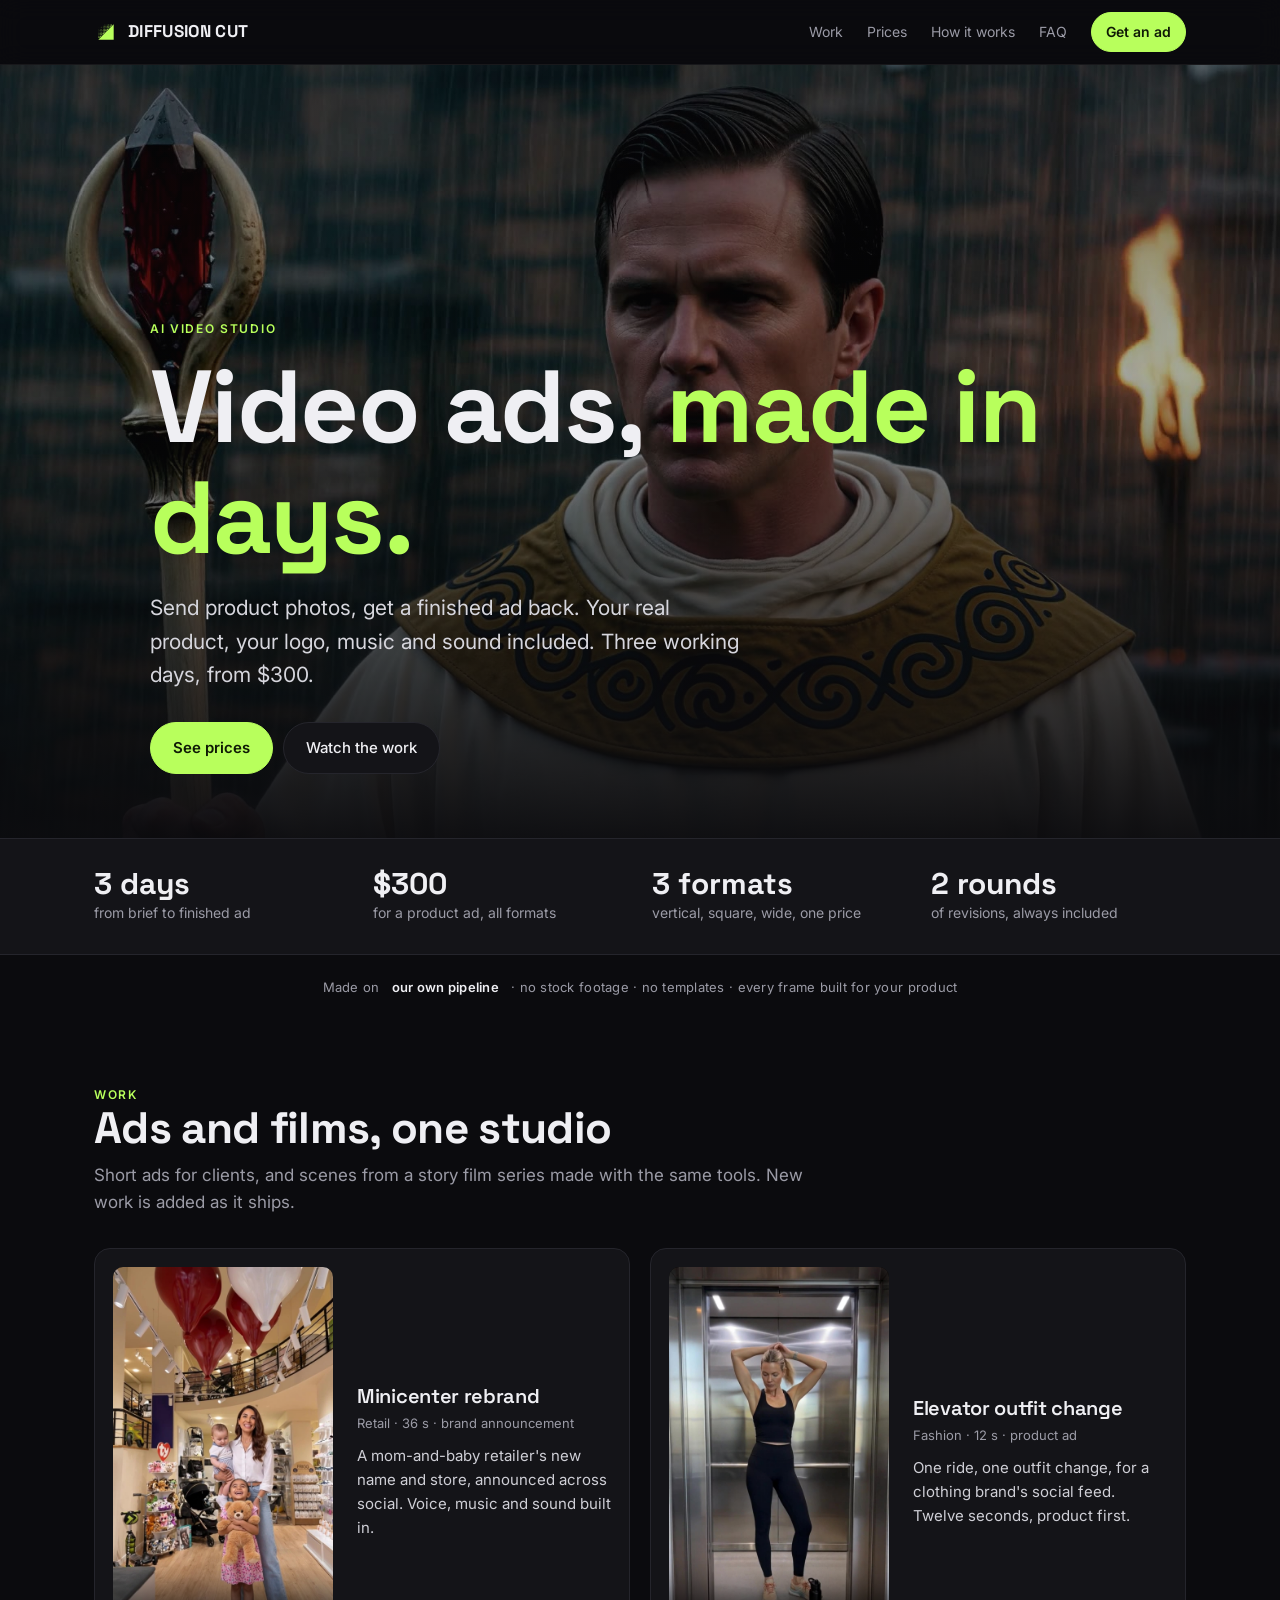
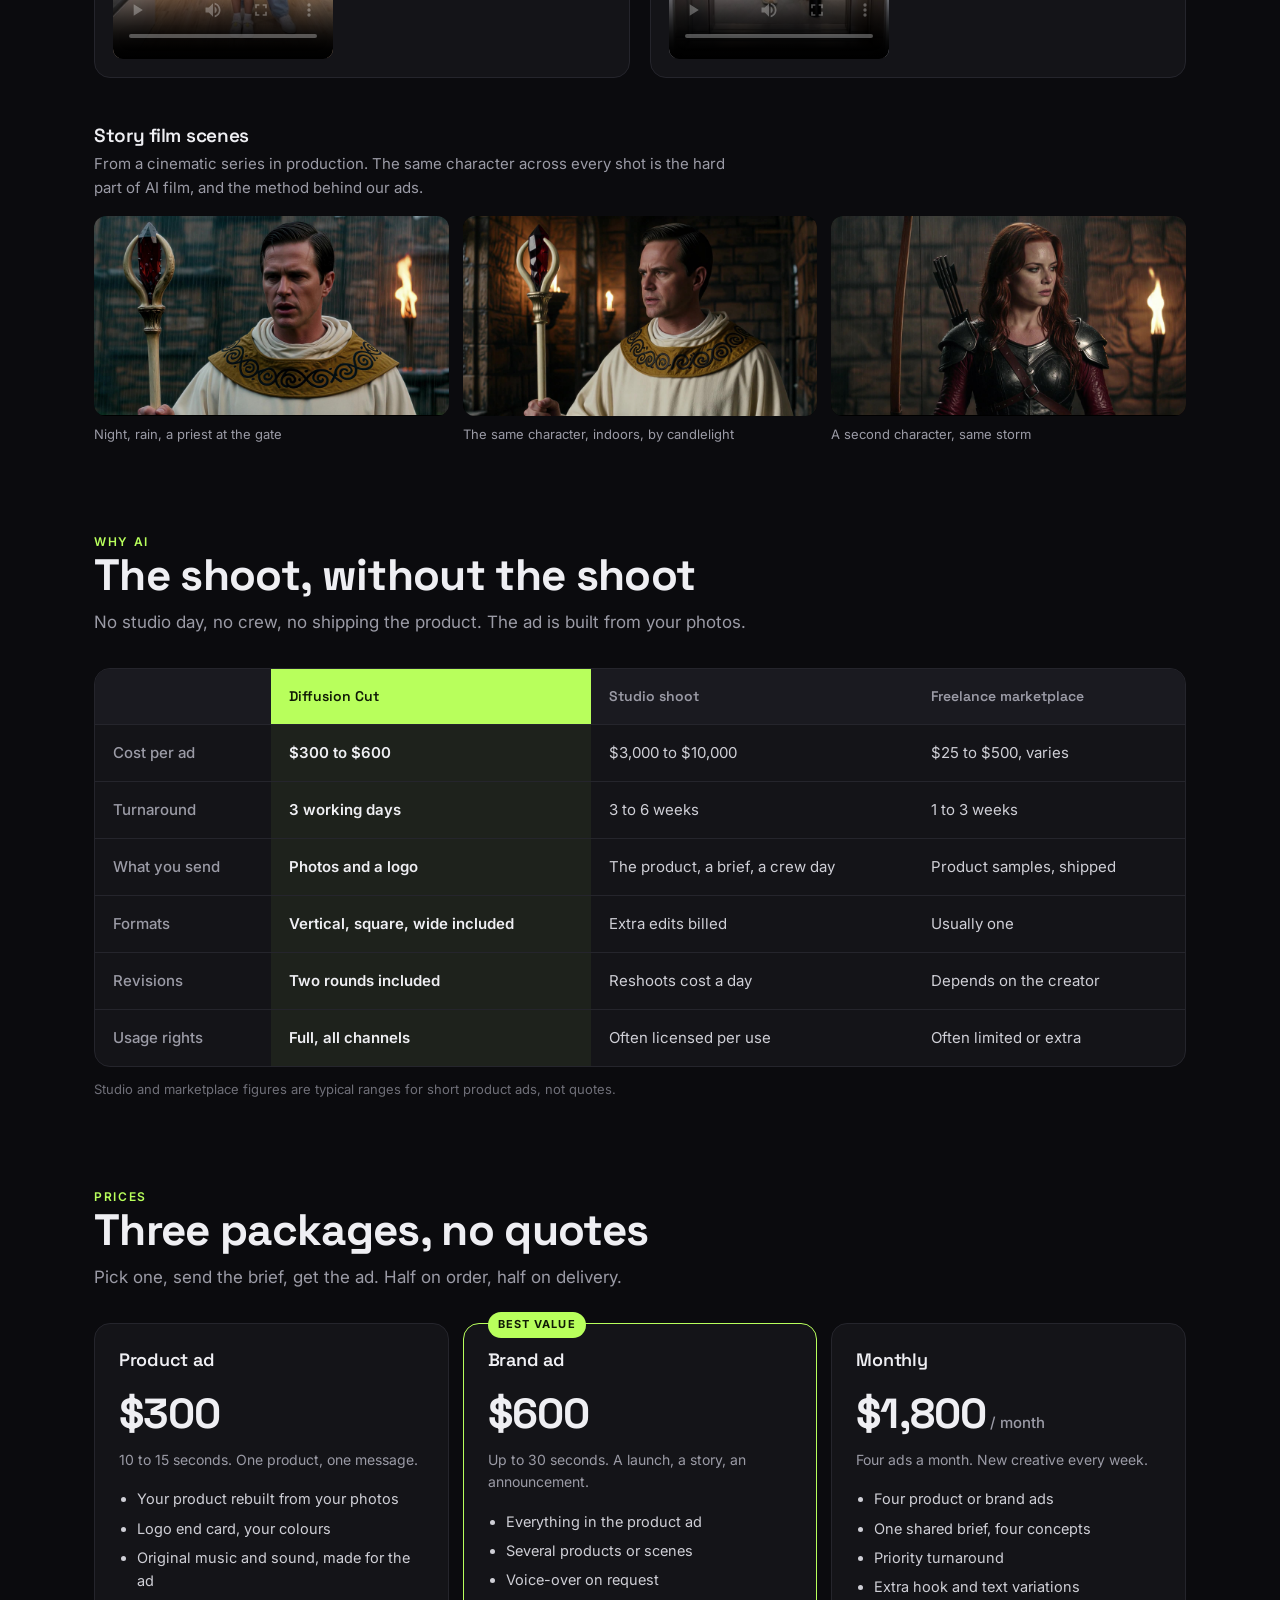
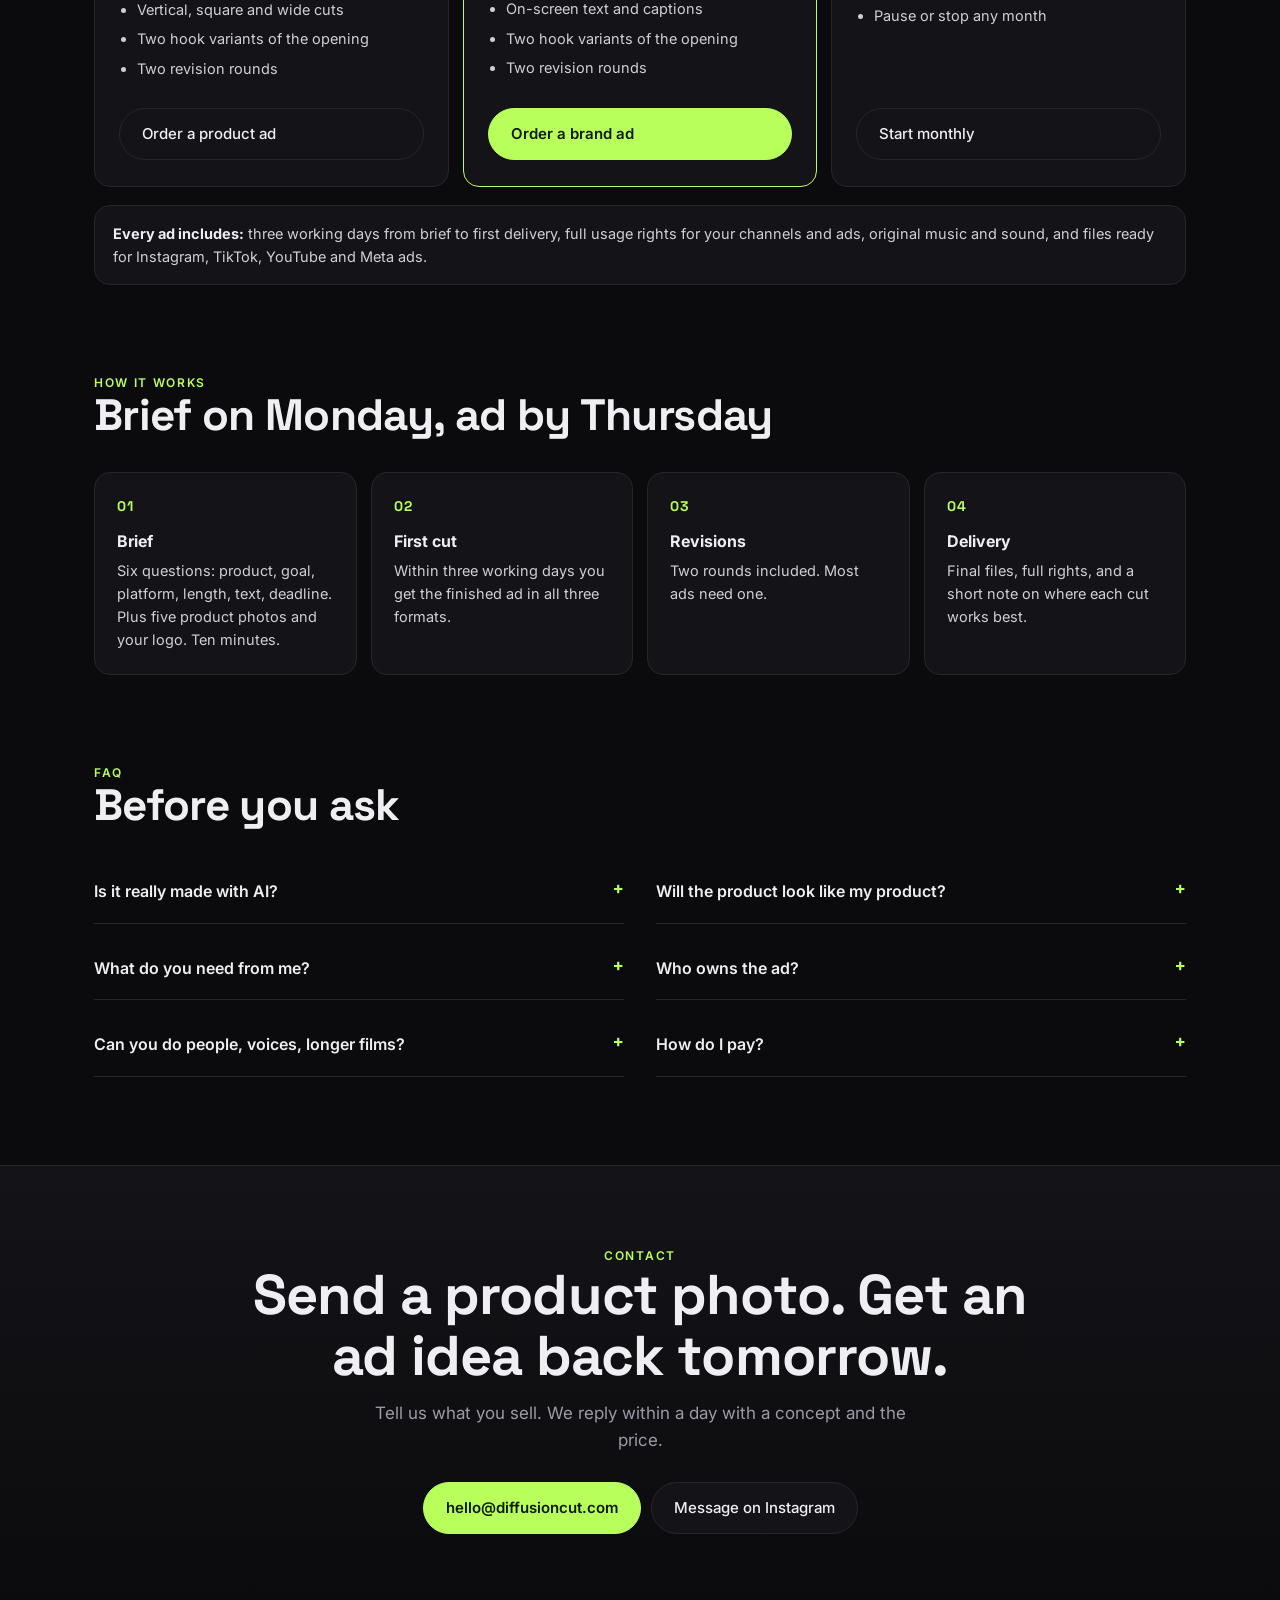
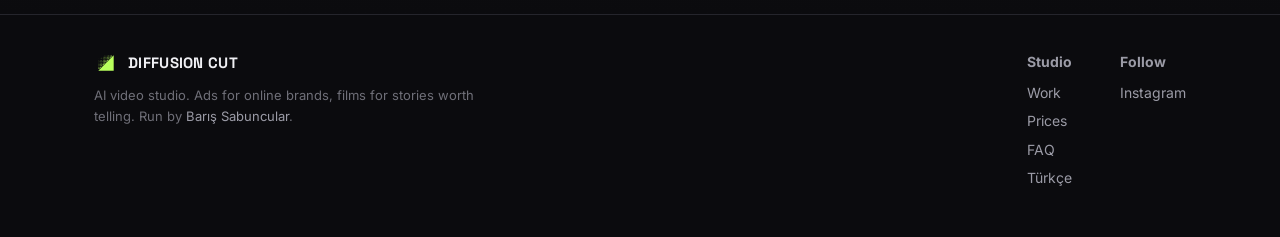
<file: index.html>
<!doctype html>
<html lang="en">
<head>
<meta charset="utf-8">
<script src="lang.js?v=1" data-tr="tr.html"></script>
<meta name="viewport" content="width=device-width, initial-scale=1">
<title>Diffusion Cut · AI video ads for brands</title>
<meta name="description" content="Diffusion Cut makes AI video ads for online brands. Your real product, finished ads with music and sound, delivered in three working days from $300.">
<meta property="og:title" content="Diffusion Cut · AI video ads for brands">
<meta property="og:description" content="Your real product, finished ads with music and sound, delivered in three working days.">
<meta property="og:image" content="https://barissabuncular.github.io/diffusioncut/brand/mark_1024.png">
<link rel="alternate" hreflang="en" href="https://diffusioncut.com/">
<link rel="alternate" hreflang="tr" href="https://diffusioncut.com/tr.html">
<link rel="alternate" hreflang="x-default" href="https://diffusioncut.com/">
<link rel="icon" type="image/png" href="brand/favicon_64.png">
<link rel="apple-touch-icon" href="brand/mark_512.png">
<link rel="preconnect" href="https://fonts.googleapis.com">
<link rel="preconnect" href="https://fonts.gstatic.com" crossorigin>
<link href="https://fonts.googleapis.com/css2?family=Inter:wght@400;500;600&family=Space+Grotesk:wght@500;600;700&display=swap" rel="stylesheet">
<link rel="stylesheet" href="style.css?v=7">
</head>
<body>

<nav>
  <div class="wrap">
    <a class="brand" href="#top"><img class="mark" src="brand/mark_transparent.svg" alt="" width="24" height="24">DIFFUSION CUT</a>
    <ul>
      <li><a href="#work">Work</a></li>
      <li><a href="#prices">Prices</a></li>
      <li class="hide-m"><a href="#how">How it works</a></li>
      <li class="hide-m"><a href="#faq">FAQ</a></li>
      <li><a class="btn primary" href="order.html">Get an ad</a></li>
    </ul>
  </div>
</nav>

<header class="hero" id="top">
  <div class="hero-reel" aria-hidden="true"><div class="slot" style="opacity:.8"><video muted playsinline preload="auto" poster="media/diablo_lazarus_rain.jpg"></video></div><div class="slot"><video muted playsinline preload="auto"></video></div></div>
  <div class="wrap">
    <div class="eyebrow">AI video studio</div>
    <h1>Video ads, <em>made in days.</em></h1>
    <p class="lede">Send product photos, get a finished ad back. Your real product, your logo, music and sound included. Three working days, from $300.</p>
    <div class="links">
      <a class="btn primary" href="#prices">See prices</a>
      <a class="btn" href="#work">Watch the work</a>
    </div>
  </div>
</header>

<div class="proof">
  <div class="wrap">
    <div><b>3 days</b><span>from brief to finished ad</span></div>
    <div><b>$300</b><span>for a product ad, all formats</span></div>
    <div><b>3 formats</b><span>vertical, square, wide, one price</span></div>
    <div><b>2 rounds</b><span>of revisions, always included</span></div>
  </div>
</div>
<div class="wrap made">Made on <b>our own pipeline</b> · no stock footage · no templates · every frame built for your product</div>

<section id="work">
  <div class="wrap">
    <div class="sec-head">
      <div class="eyebrow">Work</div>
      <h2>Ads and films, one studio</h2>
      <p>Short ads for clients, and scenes from a story film series made with the same tools. New work is added as it ships.</p>
    </div>

    <div class="ads">
      <article class="ad">
        <video src="media/ad_minicenter_rebrand.mp4" poster="media/ad_minicenter_rebrand.jpg" controls preload="metadata" playsinline></video>
        <div>
          <h3>Minicenter rebrand</h3>
          <div class="meta">Retail · 36 s · brand announcement</div>
          <p>A mom-and-baby retailer's new name and store, announced across social. Voice, music and sound built in.</p>
        </div>
      </article>
      <article class="ad">
        <video src="media/ad_fashion_elevator.mp4" poster="media/ad_fashion_elevator.jpg" controls preload="metadata" playsinline></video>
        <div>
          <h3>Elevator outfit change</h3>
          <div class="meta">Fashion · 12 s · product ad</div>
          <p>One ride, one outfit change, for a clothing brand's social feed. Twelve seconds, product first.</p>
        </div>
      </article>
    </div>

    <div class="sub-head">
      <h3>Story film scenes</h3>
      <p>From a cinematic series in production. The same character across every shot is the hard part of AI film, and the method behind our ads.</p>
    </div>
    <div class="clips">
      <figure class="clip"><video src="media/diablo_lazarus_rain.mp4" poster="media/diablo_lazarus_rain.jpg" autoplay muted loop playsinline preload="metadata"></video><figcaption>Night, rain, a priest at the gate</figcaption></figure>
      <figure class="clip"><video src="media/diablo_lazarus_hall.mp4" poster="media/diablo_lazarus_hall.jpg" autoplay muted loop playsinline preload="metadata"></video><figcaption>The same character, indoors, by candlelight</figcaption></figure>
      <figure class="clip"><video src="media/diablo_moreina_rain.mp4" poster="media/diablo_moreina_rain.jpg" autoplay muted loop playsinline preload="metadata"></video><figcaption>A second character, same storm</figcaption></figure>
    </div>
  </div>
</section>

<section id="compare">
  <div class="wrap">
    <div class="sec-head">
      <div class="eyebrow">Why AI</div>
      <h2>The shoot, without the shoot</h2>
      <p>No studio day, no crew, no shipping the product. The ad is built from your photos.</p>
    </div>
    <table class="compare">
      <thead>
        <tr><th></th><th class="us">Diffusion Cut</th><th>Studio shoot</th><th>Freelance marketplace</th></tr>
      </thead>
      <tbody>
        <tr><td>Cost per ad</td><td class="us">$300 to $600</td><td>$3,000 to $10,000</td><td>$25 to $500, varies</td></tr>
        <tr><td>Turnaround</td><td class="us">3 working days</td><td>3 to 6 weeks</td><td>1 to 3 weeks</td></tr>
        <tr><td>What you send</td><td class="us">Photos and a logo</td><td>The product, a brief, a crew day</td><td>Product samples, shipped</td></tr>
        <tr><td>Formats</td><td class="us">Vertical, square, wide included</td><td>Extra edits billed</td><td>Usually one</td></tr>
        <tr><td>Revisions</td><td class="us">Two rounds included</td><td>Reshoots cost a day</td><td>Depends on the creator</td></tr>
        <tr><td>Usage rights</td><td class="us">Full, all channels</td><td>Often licensed per use</td><td>Often limited or extra</td></tr>
      </tbody>
    </table>
    <div class="note">Studio and marketplace figures are typical ranges for short product ads, not quotes.</div>
  </div>
</section>

<section id="prices">
  <div class="wrap">
    <div class="sec-head">
      <div class="eyebrow">Prices</div>
      <h2>Three packages, no quotes</h2>
      <p>Pick one, send the brief, get the ad. Half on order, half on delivery.</p>
    </div>
    <div class="plans">
      <div class="plan">
        <h3>Product ad</h3>
        <div class="price">$300</div>
        <div class="for">10 to 15 seconds. One product, one message.</div>
        <ul>
          <li>Your product rebuilt from your photos</li>
          <li>Logo end card, your colours</li>
          <li>Original music and sound, made for the ad</li>
          <li>Vertical, square and wide cuts</li>
          <li>Two hook variants of the opening</li>
          <li>Two revision rounds</li>
        </ul>
        <a class="btn" href="order.html?plan=product">Order a product ad</a>
      </div>
      <div class="plan featured">
        <span class="badge">Best value</span>
        <h3>Brand ad</h3>
        <div class="price">$600</div>
        <div class="for">Up to 30 seconds. A launch, a story, an announcement.</div>
        <ul>
          <li>Everything in the product ad</li>
          <li>Several products or scenes</li>
          <li>Voice-over on request</li>
          <li>On-screen text and captions</li>
          <li>Two hook variants of the opening</li>
          <li>Two revision rounds</li>
        </ul>
        <a class="btn primary" href="order.html?plan=brand">Order a brand ad</a>
      </div>
      <div class="plan">
        <h3>Monthly</h3>
        <div class="price">$1,800<small> / month</small></div>
        <div class="for">Four ads a month. New creative every week.</div>
        <ul>
          <li>Four product or brand ads</li>
          <li>One shared brief, four concepts</li>
          <li>Priority turnaround</li>
          <li>Extra hook and text variations</li>
          <li>Pause or stop any month</li>
        </ul>
        <a class="btn" href="order.html?plan=monthly">Start monthly</a>
      </div>
    </div>
    <div class="included">
      <b>Every ad includes:</b> three working days from brief to first delivery, full usage rights for your channels and ads, original music and sound, and files ready for Instagram, TikTok, YouTube and Meta ads.
    </div>
  </div>
</section>

<section id="how">
  <div class="wrap">
    <div class="sec-head">
      <div class="eyebrow">How it works</div>
      <h2>Brief on Monday, ad by Thursday</h2>
    </div>
    <div class="steps">
      <div class="step"><b>Brief</b>Six questions: product, goal, platform, length, text, deadline. Plus five product photos and your logo. Ten minutes.</div>
      <div class="step"><b>First cut</b>Within three working days you get the finished ad in all three formats.</div>
      <div class="step"><b>Revisions</b>Two rounds included. Most ads need one.</div>
      <div class="step"><b>Delivery</b>Final files, full rights, and a short note on where each cut works best.</div>
    </div>
  </div>
</section>

<section id="faq">
  <div class="wrap">
    <div class="sec-head">
      <div class="eyebrow">FAQ</div>
      <h2>Before you ask</h2>
    </div>
    <div class="faq">
      <details><summary>Is it really made with AI?</summary><p>Yes, openly. Image and video models rebuild your product and scenes from your photos, and we direct, edit and sound-design the result. That is why it costs this and takes three days.</p></details>
      <details><summary>Will the product look like my product?</summary><p>Yes. We work from your own photos, five or more from different angles, and match the shape, label, colours and logo. If a detail is off, that is what the revision rounds are for.</p></details>
      <details><summary>What do you need from me?</summary><p>Product photos, your logo as a PNG or SVG, and the answers to six short questions. No shipping, no shoot day, no meetings unless you want one.</p></details>
      <details><summary>Who owns the ad?</summary><p>You do. Full usage rights for your website, social channels and paid ads, worldwide, with no time limit. Music and sound are made for your ad and are yours to use.</p></details>
      <details><summary>Can you do people, voices, longer films?</summary><p>Yes. Characters that stay the same across shots are our speciality, voice-over is available on brand ads, and longer films are quoted separately.</p></details>
      <details><summary>How do I pay?</summary><p>Half on order, half on delivery, by card or bank transfer. Monthly packages are billed at the start of each month and can be paused any time.</p></details>
    </div>
  </div>
</section>

<section class="closing" id="contact">
  <div class="wrap">
    <div class="eyebrow">Contact</div>
    <h2>Send a product photo. Get an ad idea back tomorrow.</h2>
    <p>Tell us what you sell. We reply within a day with a concept and the price.</p>
    <div class="links">
      <a class="btn primary" href="mailto:hello@diffusioncut.com">hello@diffusioncut.com</a>
      <a class="btn" href="https://www.instagram.com/diffusioncut" target="_blank" rel="noopener">Message on Instagram</a>
    </div>
  </div>
</section>

<footer>
  <div class="wrap">
    <div>
      <a class="brand" href="#top"><img class="mark" src="brand/mark_transparent.svg" alt="" width="24" height="24">DIFFUSION CUT</a>
      <div class="fine">AI video studio. Ads for online brands, films for stories worth telling. Run by <a href="https://barissabuncular.github.io" target="_blank" rel="noopener">Barış Sabuncular</a>.</div>
    </div>
    <div>
      <b>Studio</b>
      <ul>
        <li><a href="#work">Work</a></li>
        <li><a href="#prices">Prices</a></li>
        <li><a href="#faq">FAQ</a></li>
        <li><a href="tr.html?lang=tr">Türkçe</a></li>
      </ul>
    </div>
    <div>
      <b>Follow</b>
      <ul>
        <li><a href="https://www.instagram.com/diffusioncut" target="_blank" rel="noopener">Instagram</a></li>
      </ul>
    </div>
  </div>
</footer>

<script src="hero.js?v=3"></script>
</body>
</html>
</file>
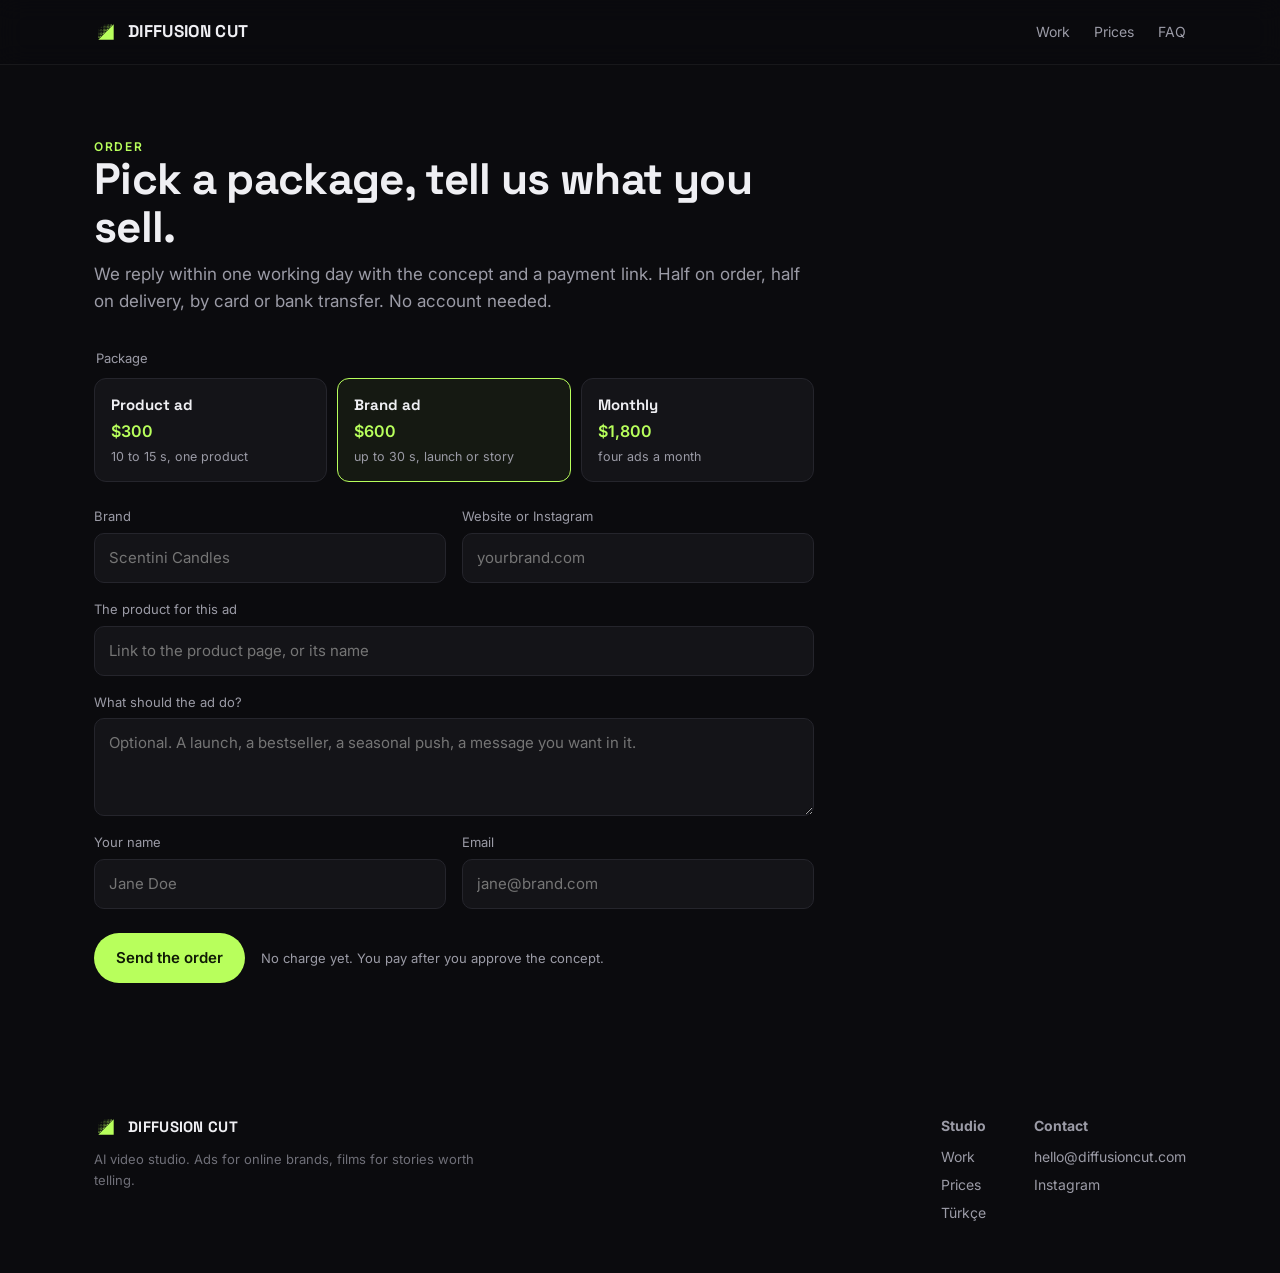
<file: order.html>
<!doctype html>
<html lang="en">
<head>
<meta charset="utf-8">
<script src="lang.js?v=1" data-tr="siparis.html"></script>
<meta name="viewport" content="width=device-width, initial-scale=1">
<title>Order an ad · Diffusion Cut</title>
<meta name="description" content="Order an AI video ad from Diffusion Cut. Pick a package, send the brief, get the concept and payment link within a day.">
<meta name="robots" content="noindex">
<link rel="icon" type="image/png" href="brand/favicon_64.png">
<link rel="apple-touch-icon" href="brand/mark_512.png">
<link rel="preconnect" href="https://fonts.googleapis.com">
<link rel="preconnect" href="https://fonts.gstatic.com" crossorigin>
<link href="https://fonts.googleapis.com/css2?family=Inter:wght@400;500;600&family=Space+Grotesk:wght@500;600;700&display=swap" rel="stylesheet">
<link rel="stylesheet" href="style.css?v=7">
</head>
<body class="order-page">

<nav>
  <div class="wrap">
    <a class="brand" href="index.html"><img class="mark" src="brand/mark_transparent.svg" alt="" width="24" height="24">DIFFUSION CUT</a>
    <ul>
      <li><a href="index.html#work">Work</a></li>
      <li><a href="index.html#prices">Prices</a></li>
      <li class="hide-m"><a href="index.html#faq">FAQ</a></li>
    </ul>
  </div>
</nav>

<section class="order">
  <div class="wrap">
    <div class="sec-head">
      <div class="eyebrow">Order</div>
      <h2>Pick a package, tell us what you sell.</h2>
      <p>We reply within one working day with the concept and a payment link. Half on order, half on delivery, by card or bank transfer. No account needed.</p>
    </div>

    <form id="order" class="order-form" novalidate>
      <input type="hidden" name="access_key" value="77a4f371-8c6c-4051-9aca-b75e0cc317e3">
      <input type="hidden" name="subject" value="New order from diffusioncut.com">
      <input type="hidden" name="from_name" value="Diffusion Cut order form">
      <input type="hidden" name="lang" value="en">
      <input type="checkbox" name="botcheck" class="hp" tabindex="-1" autocomplete="off">

      <fieldset class="plan-pick">
        <legend>Package</legend>
        <label class="pick"><input type="radio" name="plan" value="Product ad, $300" data-plan="product"><span><b>Product ad</b><em>$300</em><small>10 to 15 s, one product</small></span></label>
        <label class="pick"><input type="radio" name="plan" value="Brand ad, $600" data-plan="brand" checked><span><b>Brand ad</b><em>$600</em><small>up to 30 s, launch or story</small></span></label>
        <label class="pick"><input type="radio" name="plan" value="Monthly, $1,800 / month" data-plan="monthly"><span><b>Monthly</b><em>$1,800</em><small>four ads a month</small></span></label>
      </fieldset>

      <div class="grid2">
        <label class="field"><span>Brand</span><input type="text" name="brand" required placeholder="Scentini Candles"></label>
        <label class="field"><span>Website or Instagram</span><input type="text" name="site" required placeholder="yourbrand.com"></label>
      </div>
      <label class="field"><span>The product for this ad</span><input type="text" name="product" required placeholder="Link to the product page, or its name"></label>
      <label class="field"><span>What should the ad do?</span><textarea name="goal" rows="3" placeholder="Optional. A launch, a bestseller, a seasonal push, a message you want in it."></textarea></label>
      <div class="grid2">
        <label class="field"><span>Your name</span><input type="text" name="name" required placeholder="Jane Doe"></label>
        <label class="field"><span>Email</span><input type="email" name="email" required placeholder="jane@brand.com"></label>
      </div>

      <div class="order-foot">
        <button type="submit" class="btn primary">Send the order</button>
        <span class="fine">No charge yet. You pay after you approve the concept.</span>
      </div>
      <div class="form-msg" id="msg" hidden></div>
    </form>

    <div class="order-done" id="done" hidden>
      <div class="eyebrow">Received</div>
      <h2>Got it. Concept and payment link within a day.</h2>
      <p>Check <b id="done-email"></b> tomorrow. If you want to add photos now, reply to that mail or send them to <a href="mailto:hello@diffusioncut.com">hello@diffusioncut.com</a>.</p>
      <a class="btn" href="index.html">Back to the site</a>
    </div>
  </div>
</section>

<footer>
  <div class="wrap">
    <div>
      <a class="brand" href="index.html"><img class="mark" src="brand/mark_transparent.svg" alt="" width="24" height="24">DIFFUSION CUT</a>
      <div class="fine">AI video studio. Ads for online brands, films for stories worth telling.</div>
    </div>
    <div>
      <b>Studio</b>
      <ul>
        <li><a href="index.html#work">Work</a></li>
        <li><a href="index.html#prices">Prices</a></li>
        <li><a href="siparis.html?lang=tr">Türkçe</a></li>
      </ul>
    </div>
    <div>
      <b>Contact</b>
      <ul>
        <li><a href="mailto:hello@diffusioncut.com">hello@diffusioncut.com</a></li>
        <li><a href="https://www.instagram.com/diffusioncut" target="_blank" rel="noopener">Instagram</a></li>
      </ul>
    </div>
  </div>
</footer>

<script src="order.js?v=1"></script>
</body>
</html>
</file>
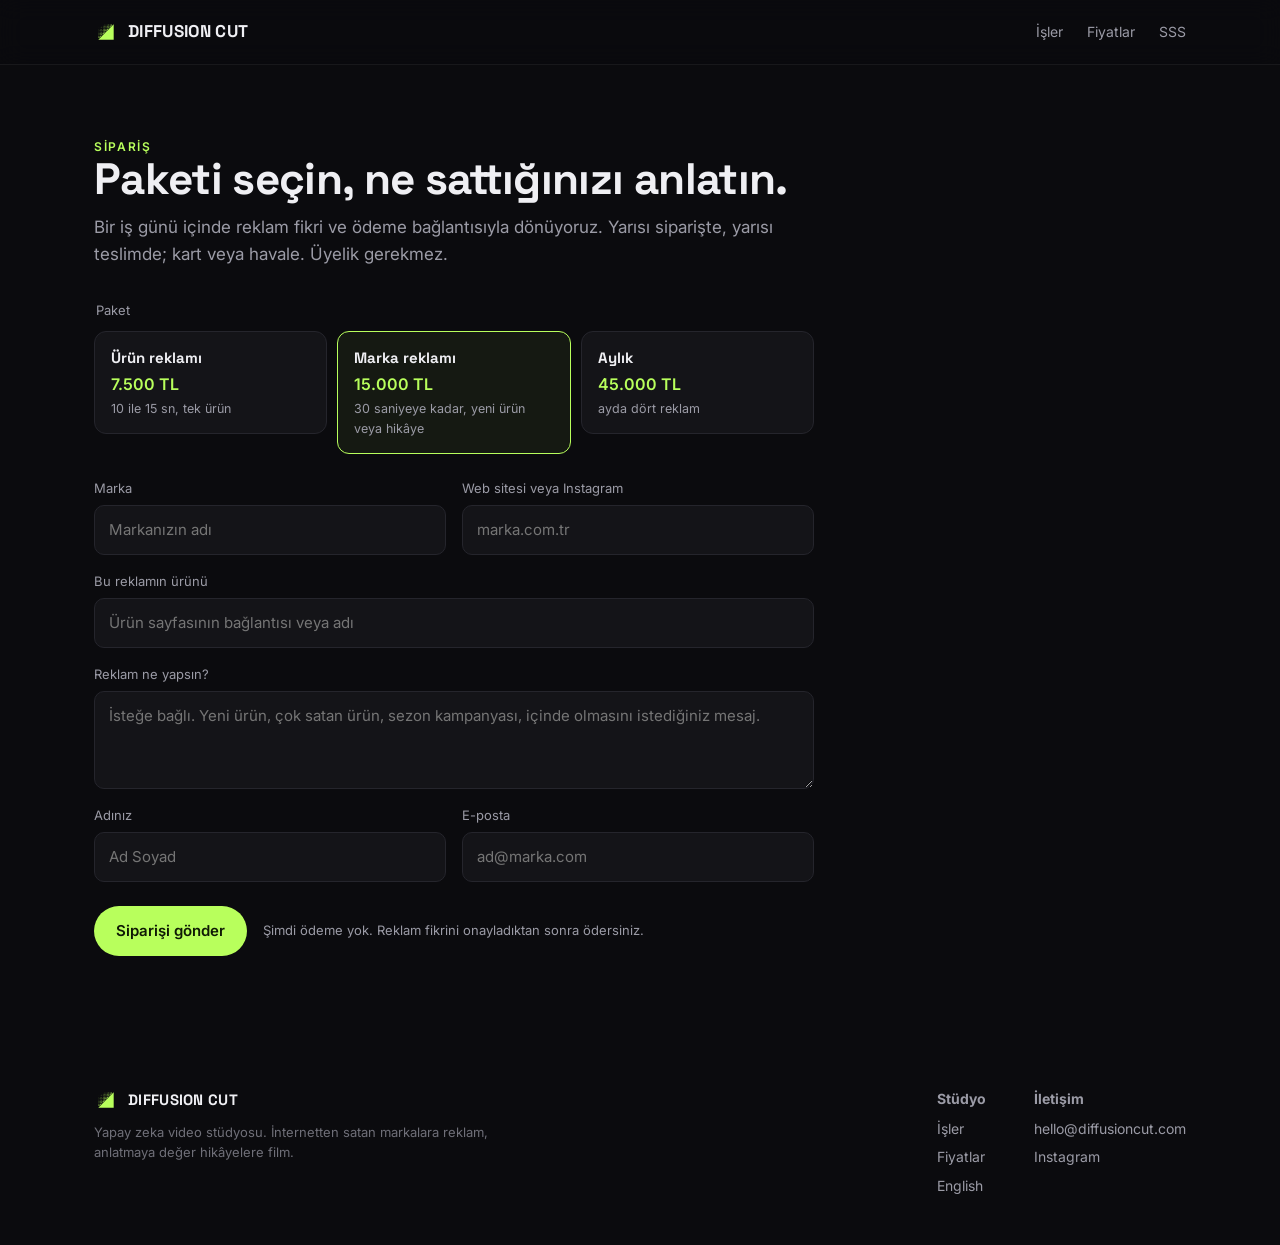
<file: siparis.html>
<!doctype html>
<html lang="tr">
<head>
<meta charset="utf-8">
<script src="lang.js?v=1"></script>
<meta name="viewport" content="width=device-width, initial-scale=1">
<title>Reklam sipariş et · Diffusion Cut</title>
<meta name="description" content="Diffusion Cut'tan yapay zeka ile video reklam sipariş edin. Paketi seçin, bilgileri gönderin, bir gün içinde reklam fikri ve ödeme bağlantısı gelsin.">
<meta name="robots" content="noindex">
<link rel="icon" type="image/png" href="brand/favicon_64.png">
<link rel="apple-touch-icon" href="brand/mark_512.png">
<link rel="preconnect" href="https://fonts.googleapis.com">
<link rel="preconnect" href="https://fonts.gstatic.com" crossorigin>
<link href="https://fonts.googleapis.com/css2?family=Inter:wght@400;500;600&family=Space+Grotesk:wght@500;600;700&display=swap" rel="stylesheet">
<link rel="stylesheet" href="style.css?v=7">
</head>
<body class="order-page">

<nav>
  <div class="wrap">
    <a class="brand" href="tr.html"><img class="mark" src="brand/mark_transparent.svg" alt="" width="24" height="24">DIFFUSION CUT</a>
    <ul>
      <li><a href="tr.html#work">İşler</a></li>
      <li><a href="tr.html#prices">Fiyatlar</a></li>
      <li class="hide-m"><a href="tr.html#faq">SSS</a></li>
    </ul>
  </div>
</nav>

<section class="order">
  <div class="wrap">
    <div class="sec-head">
      <div class="eyebrow">Sipariş</div>
      <h2>Paketi seçin, ne sattığınızı anlatın.</h2>
      <p>Bir iş günü içinde reklam fikri ve ödeme bağlantısıyla dönüyoruz. Yarısı siparişte, yarısı teslimde; kart veya havale. Üyelik gerekmez.</p>
    </div>

    <form id="order" class="order-form" novalidate>
      <input type="hidden" name="access_key" value="77a4f371-8c6c-4051-9aca-b75e0cc317e3">
      <input type="hidden" name="subject" value="Yeni sipariş, diffusioncut.com">
      <input type="hidden" name="from_name" value="Diffusion Cut sipariş formu">
      <input type="hidden" name="lang" value="tr">
      <input type="checkbox" name="botcheck" class="hp" tabindex="-1" autocomplete="off">

      <fieldset class="plan-pick">
        <legend>Paket</legend>
        <label class="pick"><input type="radio" name="plan" value="Ürün reklamı, 7.500 TL" data-plan="product"><span><b>Ürün reklamı</b><em>7.500 TL</em><small>10 ile 15 sn, tek ürün</small></span></label>
        <label class="pick"><input type="radio" name="plan" value="Marka reklamı, 15.000 TL" data-plan="brand" checked><span><b>Marka reklamı</b><em>15.000 TL</em><small>30 saniyeye kadar, yeni ürün veya hikâye</small></span></label>
        <label class="pick"><input type="radio" name="plan" value="Aylık, 45.000 TL / ay" data-plan="monthly"><span><b>Aylık</b><em>45.000 TL</em><small>ayda dört reklam</small></span></label>
      </fieldset>

      <div class="grid2">
        <label class="field"><span>Marka</span><input type="text" name="brand" required placeholder="Markanızın adı"></label>
        <label class="field"><span>Web sitesi veya Instagram</span><input type="text" name="site" required placeholder="marka.com.tr"></label>
      </div>
      <label class="field"><span>Bu reklamın ürünü</span><input type="text" name="product" required placeholder="Ürün sayfasının bağlantısı veya adı"></label>
      <label class="field"><span>Reklam ne yapsın?</span><textarea name="goal" rows="3" placeholder="İsteğe bağlı. Yeni ürün, çok satan ürün, sezon kampanyası, içinde olmasını istediğiniz mesaj."></textarea></label>
      <div class="grid2">
        <label class="field"><span>Adınız</span><input type="text" name="name" required placeholder="Ad Soyad"></label>
        <label class="field"><span>E-posta</span><input type="email" name="email" required placeholder="ad@marka.com"></label>
      </div>

      <div class="order-foot">
        <button type="submit" class="btn primary">Siparişi gönder</button>
        <span class="fine">Şimdi ödeme yok. Reklam fikrini onayladıktan sonra ödersiniz.</span>
      </div>
      <div class="form-msg" id="msg" hidden></div>
    </form>

    <div class="order-done" id="done" hidden>
      <div class="eyebrow">Alındı</div>
      <h2>Tamam. Reklam fikri ve ödeme bağlantısı bir gün içinde.</h2>
      <p>Yarın <b id="done-email"></b> adresini kontrol edin. Şimdiden fotoğraf eklemek isterseniz o maile cevap verin veya <a href="mailto:hello@diffusioncut.com">hello@diffusioncut.com</a> adresine gönderin.</p>
      <a class="btn" href="tr.html">Siteye dön</a>
    </div>
  </div>
</section>

<footer>
  <div class="wrap">
    <div>
      <a class="brand" href="tr.html"><img class="mark" src="brand/mark_transparent.svg" alt="" width="24" height="24">DIFFUSION CUT</a>
      <div class="fine">Yapay zeka video stüdyosu. İnternetten satan markalara reklam, anlatmaya değer hikâyelere film.</div>
    </div>
    <div>
      <b>Stüdyo</b>
      <ul>
        <li><a href="tr.html#work">İşler</a></li>
        <li><a href="tr.html#prices">Fiyatlar</a></li>
        <li><a href="order.html?lang=en">English</a></li>
      </ul>
    </div>
    <div>
      <b>İletişim</b>
      <ul>
        <li><a href="mailto:hello@diffusioncut.com">hello@diffusioncut.com</a></li>
        <li><a href="https://www.instagram.com/diffusioncut" target="_blank" rel="noopener">Instagram</a></li>
      </ul>
    </div>
  </div>
</footer>

<script src="order.js?v=1"></script>
</body>
</html>
</file>
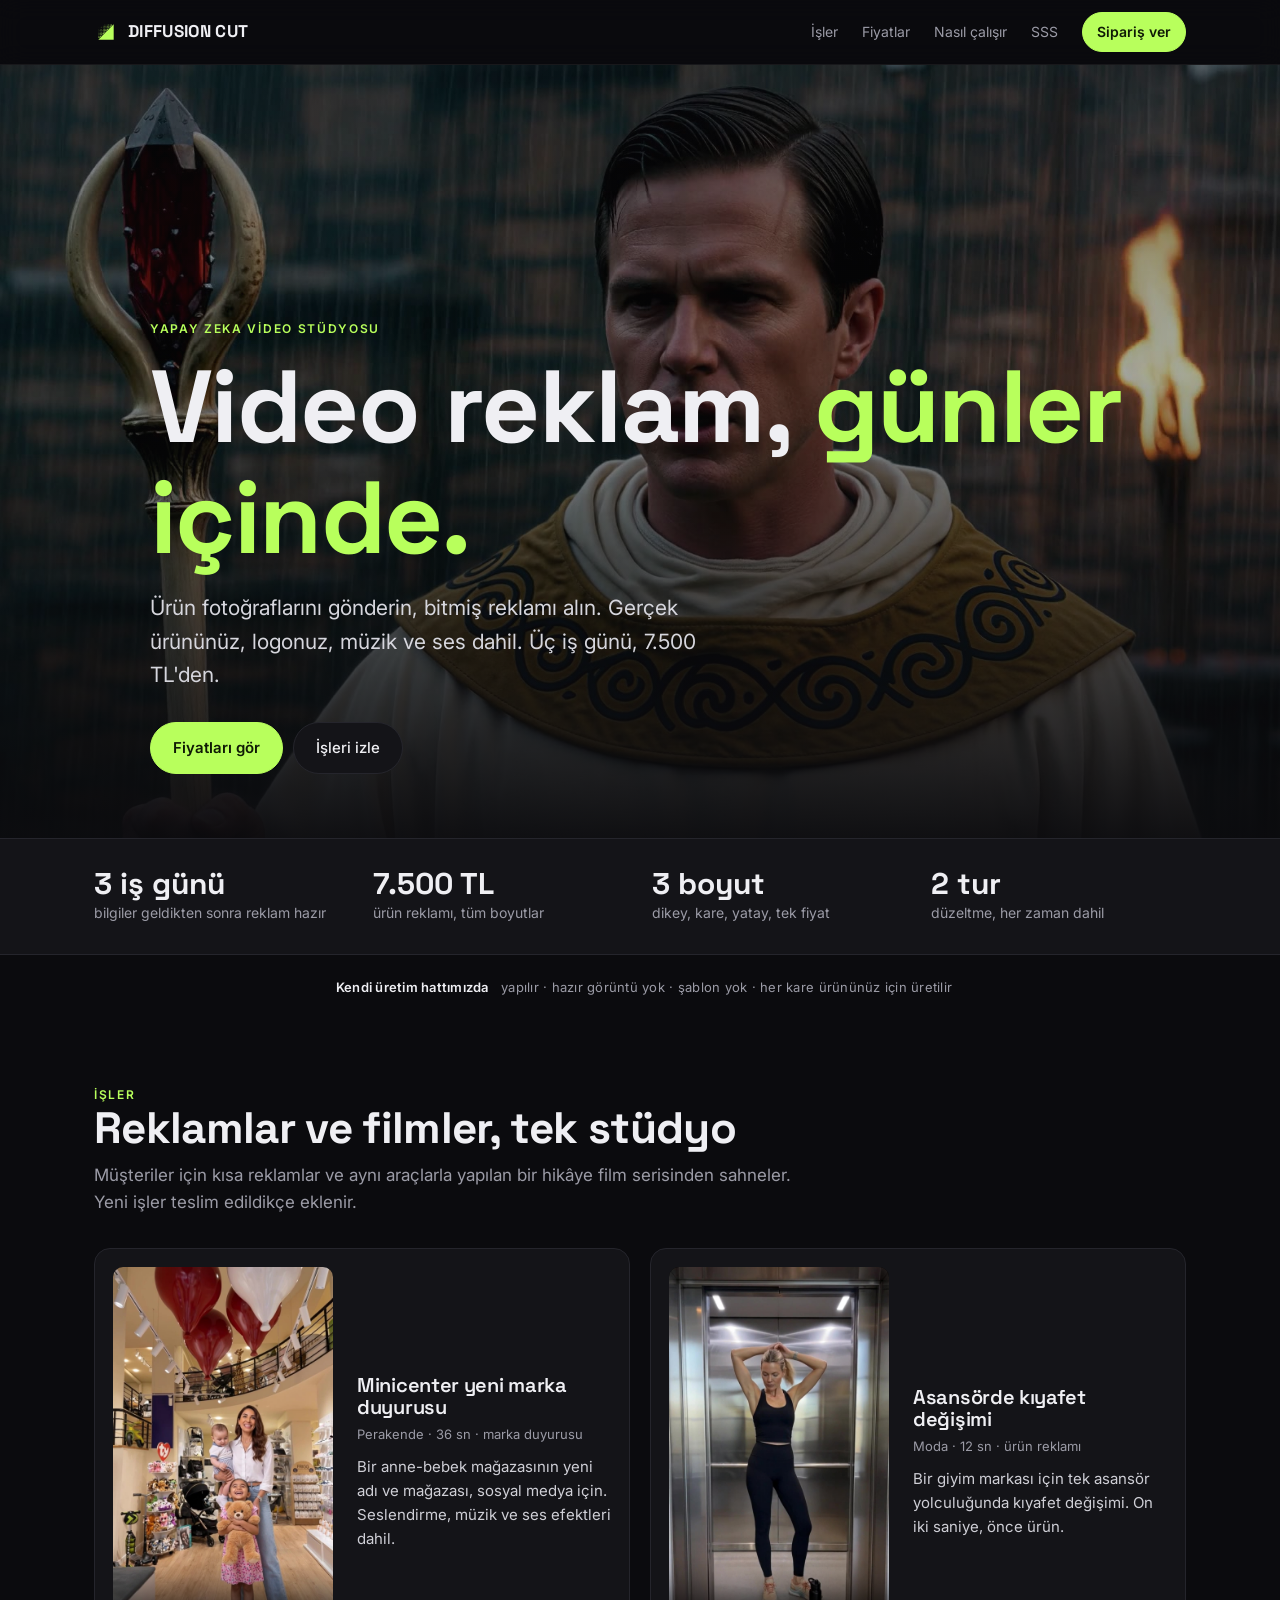
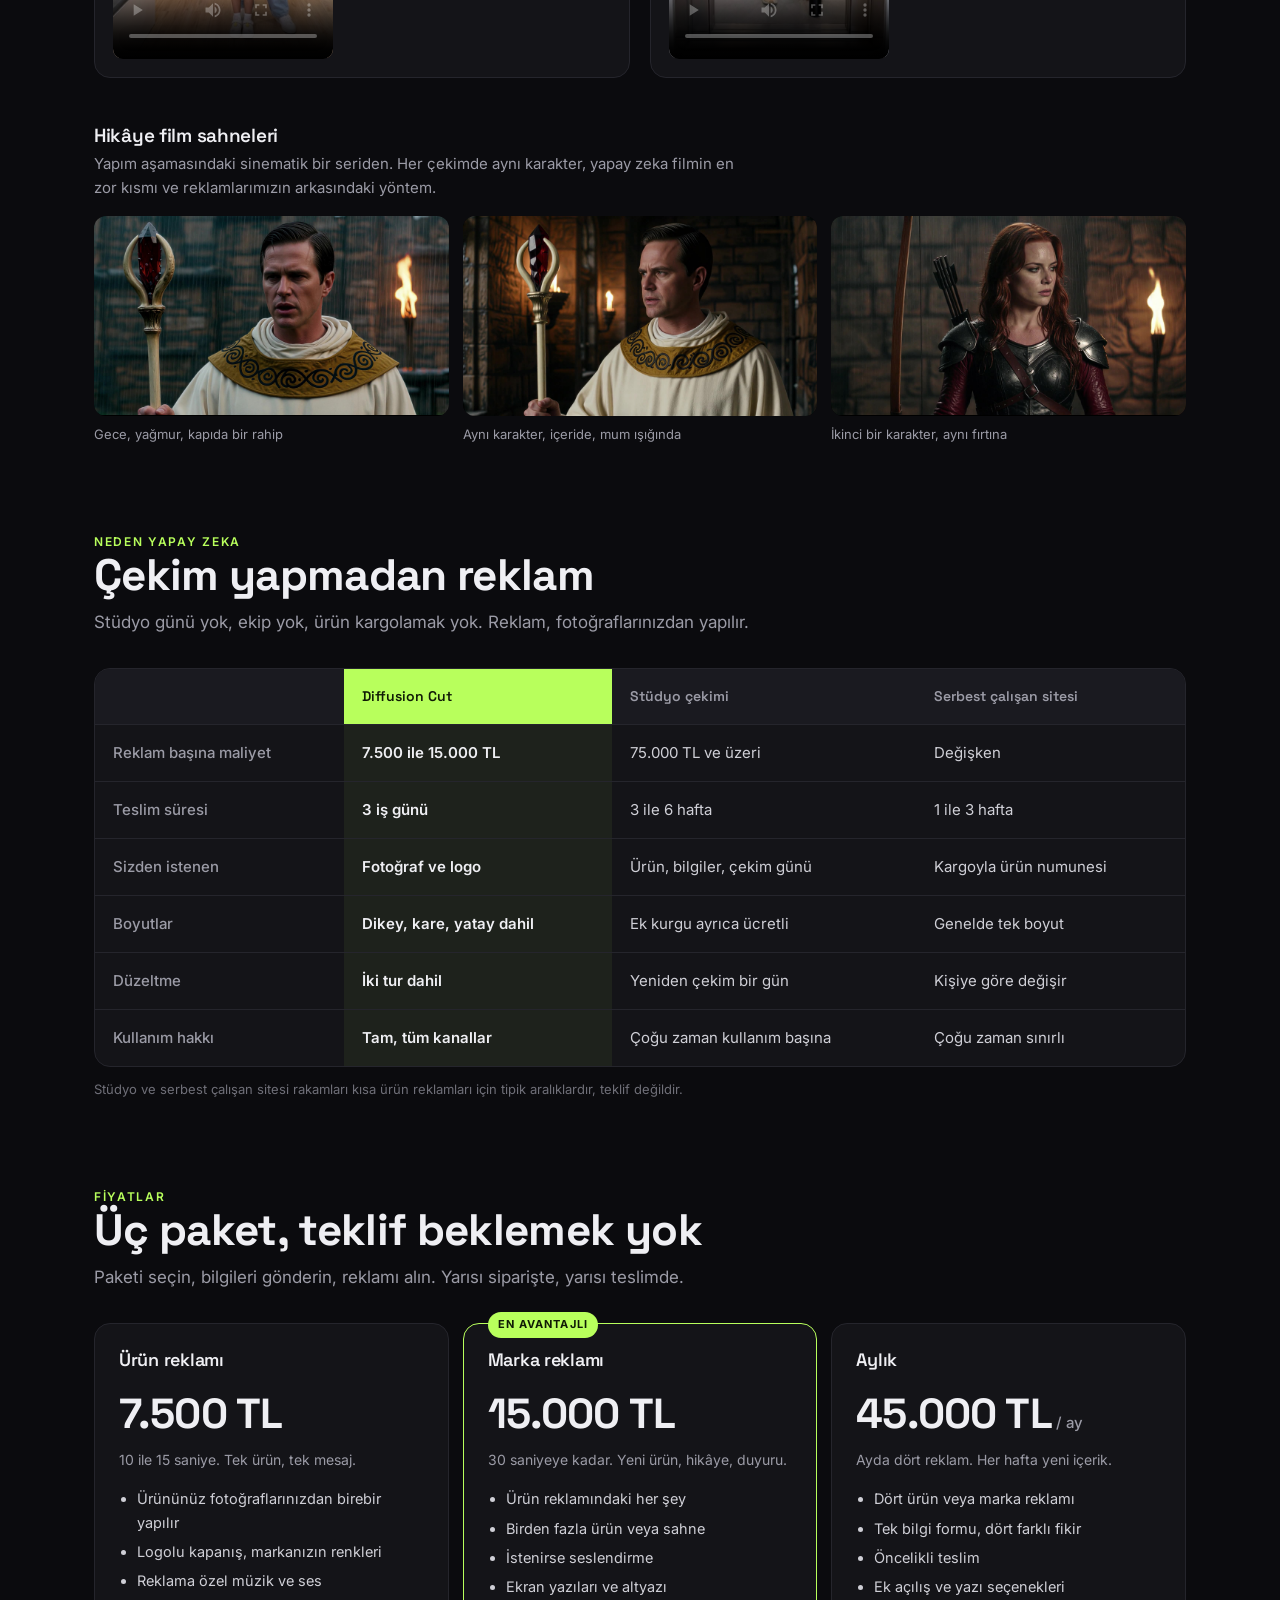
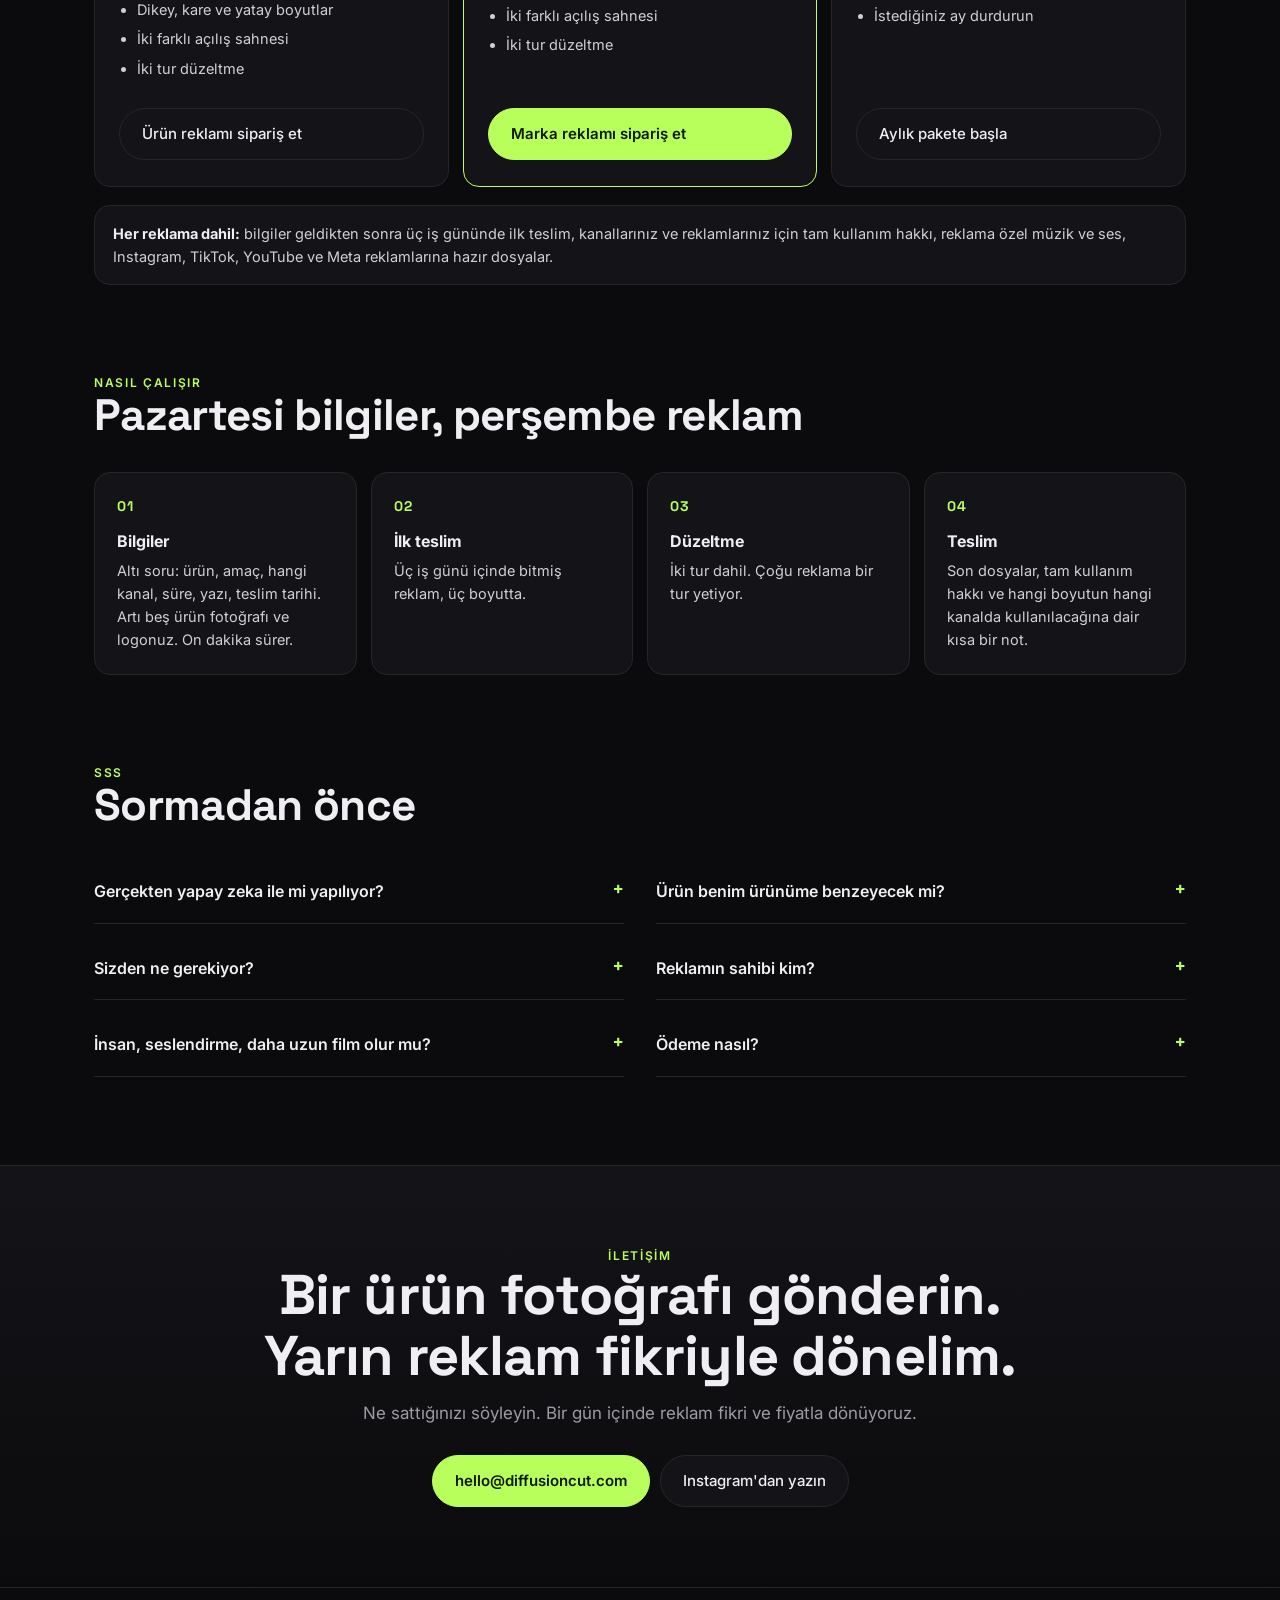
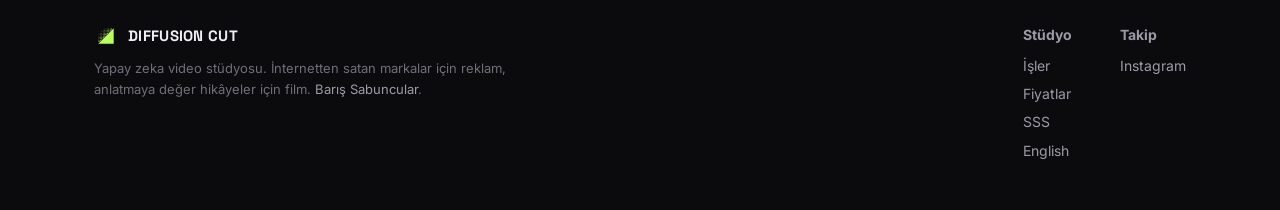
<file: tr.html>
<!doctype html>
<html lang="tr">
<head>
<meta charset="utf-8">
<script src="lang.js?v=1"></script>
<meta name="viewport" content="width=device-width, initial-scale=1">
<title>Diffusion Cut · Markalar için yapay zeka video reklamları</title>
<meta name="description" content="Diffusion Cut, markalar için yapay zeka ile video reklam üretir. Gerçek ürününüz, müzik ve sesli bitmiş reklam, üç iş gününde, 7.500 TL'den.">
<link rel="alternate" hreflang="en" href="https://diffusioncut.com/">
<link rel="alternate" hreflang="tr" href="https://diffusioncut.com/tr.html">
<link rel="alternate" hreflang="x-default" href="https://diffusioncut.com/">
<link rel="icon" type="image/png" href="brand/favicon_64.png">
<link rel="apple-touch-icon" href="brand/mark_512.png">
<link rel="preconnect" href="https://fonts.googleapis.com">
<link rel="preconnect" href="https://fonts.gstatic.com" crossorigin>
<link href="https://fonts.googleapis.com/css2?family=Inter:wght@400;500;600&family=Space+Grotesk:wght@500;600;700&display=swap" rel="stylesheet">
<link rel="stylesheet" href="style.css?v=7">
</head>
<body>

<nav>
  <div class="wrap">
    <a class="brand" href="#top"><img class="mark" src="brand/mark_transparent.svg" alt="" width="24" height="24">DIFFUSION CUT</a>
    <ul>
      <li><a href="#work">İşler</a></li>
      <li><a href="#prices">Fiyatlar</a></li>
      <li class="hide-m"><a href="#how">Nasıl çalışır</a></li>
      <li class="hide-m"><a href="#faq">SSS</a></li>
      <li><a class="btn primary" href="siparis.html">Sipariş ver</a></li>
    </ul>
  </div>
</nav>

<header class="hero" id="top">
  <div class="hero-reel" aria-hidden="true"><div class="slot" style="opacity:.8"><video muted playsinline preload="auto" poster="media/diablo_lazarus_rain.jpg"></video></div><div class="slot"><video muted playsinline preload="auto"></video></div></div>
  <div class="wrap">
    <div class="eyebrow">Yapay zeka video stüdyosu</div>
    <h1>Video reklam, <em>günler içinde.</em></h1>
    <p class="lede">Ürün fotoğraflarını gönderin, bitmiş reklamı alın. Gerçek ürününüz, logonuz, müzik ve ses dahil. Üç iş günü, 7.500 TL'den.</p>
    <div class="links">
      <a class="btn primary" href="#prices">Fiyatları gör</a>
      <a class="btn" href="#work">İşleri izle</a>
    </div>
  </div>
</header>

<div class="proof">
  <div class="wrap">
    <div><b>3 iş günü</b><span>bilgiler geldikten sonra reklam hazır</span></div>
    <div><b>7.500 TL</b><span>ürün reklamı, tüm boyutlar</span></div>
    <div><b>3 boyut</b><span>dikey, kare, yatay, tek fiyat</span></div>
    <div><b>2 tur</b><span>düzeltme, her zaman dahil</span></div>
  </div>
</div>
<div class="wrap made"><b>Kendi üretim hattımızda</b> yapılır · hazır görüntü yok · şablon yok · her kare ürününüz için üretilir</div>

<section id="work">
  <div class="wrap">
    <div class="sec-head">
      <div class="eyebrow">İşler</div>
      <h2>Reklamlar ve filmler, tek stüdyo</h2>
      <p>Müşteriler için kısa reklamlar ve aynı araçlarla yapılan bir hikâye film serisinden sahneler. Yeni işler teslim edildikçe eklenir.</p>
    </div>

    <div class="ads">
      <article class="ad">
        <video src="media/ad_minicenter_rebrand.mp4" poster="media/ad_minicenter_rebrand.jpg" controls preload="metadata" playsinline></video>
        <div>
          <h3>Minicenter yeni marka duyurusu</h3>
          <div class="meta">Perakende · 36 sn · marka duyurusu</div>
          <p>Bir anne-bebek mağazasının yeni adı ve mağazası, sosyal medya için. Seslendirme, müzik ve ses efektleri dahil.</p>
        </div>
      </article>
      <article class="ad">
        <video src="media/ad_fashion_elevator.mp4" poster="media/ad_fashion_elevator.jpg" controls preload="metadata" playsinline></video>
        <div>
          <h3>Asansörde kıyafet değişimi</h3>
          <div class="meta">Moda · 12 sn · ürün reklamı</div>
          <p>Bir giyim markası için tek asansör yolculuğunda kıyafet değişimi. On iki saniye, önce ürün.</p>
        </div>
      </article>
    </div>

    <div class="sub-head">
      <h3>Hikâye film sahneleri</h3>
      <p>Yapım aşamasındaki sinematik bir seriden. Her çekimde aynı karakter, yapay zeka filmin en zor kısmı ve reklamlarımızın arkasındaki yöntem.</p>
    </div>
    <div class="clips">
      <figure class="clip"><video src="media/diablo_lazarus_rain.mp4" poster="media/diablo_lazarus_rain.jpg" autoplay muted loop playsinline preload="metadata"></video><figcaption>Gece, yağmur, kapıda bir rahip</figcaption></figure>
      <figure class="clip"><video src="media/diablo_lazarus_hall.mp4" poster="media/diablo_lazarus_hall.jpg" autoplay muted loop playsinline preload="metadata"></video><figcaption>Aynı karakter, içeride, mum ışığında</figcaption></figure>
      <figure class="clip"><video src="media/diablo_moreina_rain.mp4" poster="media/diablo_moreina_rain.jpg" autoplay muted loop playsinline preload="metadata"></video><figcaption>İkinci bir karakter, aynı fırtına</figcaption></figure>
    </div>
  </div>
</section>

<section id="compare">
  <div class="wrap">
    <div class="sec-head">
      <div class="eyebrow">Neden yapay zeka</div>
      <h2>Çekim yapmadan reklam</h2>
      <p>Stüdyo günü yok, ekip yok, ürün kargolamak yok. Reklam, fotoğraflarınızdan yapılır.</p>
    </div>
    <table class="compare">
      <thead>
        <tr><th></th><th class="us">Diffusion Cut</th><th>Stüdyo çekimi</th><th>Serbest çalışan sitesi</th></tr>
      </thead>
      <tbody>
        <tr><td>Reklam başına maliyet</td><td class="us">7.500 ile 15.000 TL</td><td>75.000 TL ve üzeri</td><td>Değişken</td></tr>
        <tr><td>Teslim süresi</td><td class="us">3 iş günü</td><td>3 ile 6 hafta</td><td>1 ile 3 hafta</td></tr>
        <tr><td>Sizden istenen</td><td class="us">Fotoğraf ve logo</td><td>Ürün, bilgiler, çekim günü</td><td>Kargoyla ürün numunesi</td></tr>
        <tr><td>Boyutlar</td><td class="us">Dikey, kare, yatay dahil</td><td>Ek kurgu ayrıca ücretli</td><td>Genelde tek boyut</td></tr>
        <tr><td>Düzeltme</td><td class="us">İki tur dahil</td><td>Yeniden çekim bir gün</td><td>Kişiye göre değişir</td></tr>
        <tr><td>Kullanım hakkı</td><td class="us">Tam, tüm kanallar</td><td>Çoğu zaman kullanım başına</td><td>Çoğu zaman sınırlı</td></tr>
      </tbody>
    </table>
    <div class="note">Stüdyo ve serbest çalışan sitesi rakamları kısa ürün reklamları için tipik aralıklardır, teklif değildir.</div>
  </div>
</section>

<section id="prices">
  <div class="wrap">
    <div class="sec-head">
      <div class="eyebrow">Fiyatlar</div>
      <h2>Üç paket, teklif beklemek yok</h2>
      <p>Paketi seçin, bilgileri gönderin, reklamı alın. Yarısı siparişte, yarısı teslimde.</p>
    </div>
    <div class="plans">
      <div class="plan">
        <h3>Ürün reklamı</h3>
        <div class="price">7.500 TL</div>
        <div class="for">10 ile 15 saniye. Tek ürün, tek mesaj.</div>
        <ul>
          <li>Ürününüz fotoğraflarınızdan birebir yapılır</li>
          <li>Logolu kapanış, markanızın renkleri</li>
          <li>Reklama özel müzik ve ses</li>
          <li>Dikey, kare ve yatay boyutlar</li>
          <li>İki farklı açılış sahnesi</li>
          <li>İki tur düzeltme</li>
        </ul>
        <a class="btn" href="siparis.html?plan=product">Ürün reklamı sipariş et</a>
      </div>
      <div class="plan featured">
        <span class="badge">En avantajlı</span>
        <h3>Marka reklamı</h3>
        <div class="price">15.000 TL</div>
        <div class="for">30 saniyeye kadar. Yeni ürün, hikâye, duyuru.</div>
        <ul>
          <li>Ürün reklamındaki her şey</li>
          <li>Birden fazla ürün veya sahne</li>
          <li>İstenirse seslendirme</li>
          <li>Ekran yazıları ve altyazı</li>
          <li>İki farklı açılış sahnesi</li>
          <li>İki tur düzeltme</li>
        </ul>
        <a class="btn primary" href="siparis.html?plan=brand">Marka reklamı sipariş et</a>
      </div>
      <div class="plan">
        <h3>Aylık</h3>
        <div class="price">45.000 TL<small> / ay</small></div>
        <div class="for">Ayda dört reklam. Her hafta yeni içerik.</div>
        <ul>
          <li>Dört ürün veya marka reklamı</li>
          <li>Tek bilgi formu, dört farklı fikir</li>
          <li>Öncelikli teslim</li>
          <li>Ek açılış ve yazı seçenekleri</li>
          <li>İstediğiniz ay durdurun</li>
        </ul>
        <a class="btn" href="siparis.html?plan=monthly">Aylık pakete başla</a>
      </div>
    </div>
    <div class="included">
      <b>Her reklama dahil:</b> bilgiler geldikten sonra üç iş gününde ilk teslim, kanallarınız ve reklamlarınız için tam kullanım hakkı, reklama özel müzik ve ses, Instagram, TikTok, YouTube ve Meta reklamlarına hazır dosyalar.
    </div>
  </div>
</section>

<section id="how">
  <div class="wrap">
    <div class="sec-head">
      <div class="eyebrow">Nasıl çalışır</div>
      <h2>Pazartesi bilgiler, perşembe reklam</h2>
    </div>
    <div class="steps">
      <div class="step"><b>Bilgiler</b>Altı soru: ürün, amaç, hangi kanal, süre, yazı, teslim tarihi. Artı beş ürün fotoğrafı ve logonuz. On dakika sürer.</div>
      <div class="step"><b>İlk teslim</b>Üç iş günü içinde bitmiş reklam, üç boyutta.</div>
      <div class="step"><b>Düzeltme</b>İki tur dahil. Çoğu reklama bir tur yetiyor.</div>
      <div class="step"><b>Teslim</b>Son dosyalar, tam kullanım hakkı ve hangi boyutun hangi kanalda kullanılacağına dair kısa bir not.</div>
    </div>
  </div>
</section>

<section id="faq">
  <div class="wrap">
    <div class="sec-head">
      <div class="eyebrow">SSS</div>
      <h2>Sormadan önce</h2>
    </div>
    <div class="faq">
      <details><summary>Gerçekten yapay zeka ile mi yapılıyor?</summary><p>Evet, açıkça. Görüntü ve video modelleri ürününüzü ve sahneleri fotoğraflarınızdan oluşturur; yönetmenlik, kurgu ve ses tasarımı bizden. Bu fiyat ve üç gün bu yüzden.</p></details>
      <details><summary>Ürün benim ürünüme benzeyecek mi?</summary><p>Evet. Kendi fotoğraflarınızla çalışıyoruz, farklı açılardan beş ve üzeri fotoğraf; şekil, etiket, renk ve logo eşleştirilir. Bir ayrıntı yanlışsa düzeltme turları bunun için.</p></details>
      <details><summary>Sizden ne gerekiyor?</summary><p>Ürün fotoğrafları, logonuz (PNG veya SVG dosyası) ve altı kısa sorunun cevabı. Kargo yok, çekim günü yok, istemezseniz toplantı da yok.</p></details>
      <details><summary>Reklamın sahibi kim?</summary><p>Siz. Web siteniz, sosyal kanallarınız ve ücretli reklamlarınız için tam kullanım hakkı, dünya çapında, süresiz. Müzik ve ses reklamınız için üretilir, kullanımı size aittir.</p></details>
      <details><summary>İnsan, seslendirme, daha uzun film olur mu?</summary><p>Olur. Çekimden çekime aynı kalan karakterler uzmanlığımız, marka reklamlarında seslendirme var, uzun filmler ayrıca fiyatlandırılır.</p></details>
      <details><summary>Ödeme nasıl?</summary><p>Yarısı siparişte, yarısı teslimde; kart veya havale. Aylık paketler ay başında faturalanır, istediğiniz zaman durdurulur.</p></details>
    </div>
  </div>
</section>

<section class="closing" id="contact">
  <div class="wrap">
    <div class="eyebrow">İletişim</div>
    <h2>Bir ürün fotoğrafı gönderin. Yarın reklam fikriyle dönelim.</h2>
    <p>Ne sattığınızı söyleyin. Bir gün içinde reklam fikri ve fiyatla dönüyoruz.</p>
    <div class="links">
      <a class="btn primary" href="mailto:hello@diffusioncut.com">hello@diffusioncut.com</a>
      <a class="btn" href="https://www.instagram.com/diffusioncut" target="_blank" rel="noopener">Instagram'dan yazın</a>
    </div>
  </div>
</section>

<footer>
  <div class="wrap">
    <div>
      <a class="brand" href="#top"><img class="mark" src="brand/mark_transparent.svg" alt="" width="24" height="24">DIFFUSION CUT</a>
      <div class="fine">Yapay zeka video stüdyosu. İnternetten satan markalar için reklam, anlatmaya değer hikâyeler için film. <a href="https://barissabuncular.github.io" target="_blank" rel="noopener">Barış Sabuncular</a>.</div>
    </div>
    <div>
      <b>Stüdyo</b>
      <ul>
        <li><a href="#work">İşler</a></li>
        <li><a href="#prices">Fiyatlar</a></li>
        <li><a href="#faq">SSS</a></li>
        <li><a href="index.html?lang=en">English</a></li>
      </ul>
    </div>
    <div>
      <b>Takip</b>
      <ul>
        <li><a href="https://www.instagram.com/diffusioncut" target="_blank" rel="noopener">Instagram</a></li>
      </ul>
    </div>
  </div>
</footer>

<script src="hero.js?v=3"></script>
</body>
</html>
</file>
<file: style.css>
:root {
  --bg: #0b0b0e;
  --panel: #141418;
  --panel-2: #1a1a20;
  --line: #25252c;
  --text: #efeff3;
  --muted: #9b9ba6;
  --accent: #b8ff5c;
  --accent-ink: #0f1a05;
  --radius: 16px;
}
* { box-sizing: border-box; }
html { scroll-behavior: smooth; }
body { margin: 0; background: var(--bg); color: var(--text); font: 16px/1.6 Inter, system-ui, -apple-system, "Segoe UI", sans-serif; -webkit-font-smoothing: antialiased; }
a { color: var(--accent); text-decoration: none; }
a:hover { text-decoration: underline; }
.wrap { max-width: 1140px; margin: 0 auto; padding: 0 24px; }
h1, h2, h3 { font-family: "Space Grotesk", Inter, sans-serif; font-weight: 700; line-height: 1.08; margin: 0; letter-spacing: -.015em; }
h2 { font-size: clamp(30px, 3.8vw, 44px); }
h3 { font-size: 19px; font-weight: 600; }
.eyebrow { font-size: 12px; letter-spacing: .14em; text-transform: uppercase; color: var(--accent); font-weight: 600; }
.muted { color: var(--muted); }
section { padding: 88px 0 0; }
.sec-head { margin-bottom: 32px; max-width: 720px; }
.sec-head p { margin: 10px 0 0; color: var(--muted); font-size: 17px; }

/* nav */
nav { position: sticky; top: 0; z-index: 10; background: rgba(11,11,14,.72); backdrop-filter: blur(12px); border-bottom: 1px solid rgba(255,255,255,.06); }
nav .wrap { display: flex; align-items: center; justify-content: space-between; height: 64px; }
.brand { display: flex; align-items: center; gap: 10px; color: var(--text); font-family: "Space Grotesk", sans-serif; font-weight: 700; font-size: 17px; letter-spacing: .02em; white-space: nowrap; }
.brand:hover { text-decoration: none; }
.mark { width: 24px; height: 24px; display: block; }
nav ul { display: flex; gap: 24px; list-style: none; margin: 0; padding: 0; font-size: 14px; align-items: center; }
nav ul a { color: var(--muted); }
nav ul a:hover { color: var(--text); text-decoration: none; }
nav .btn { padding: 8px 14px; font-size: 14px; }

/* buttons */
.btn { display: inline-flex; white-space: nowrap; align-items: center; gap: 8px; padding: 13px 22px; border: 1px solid var(--line); border-radius: 999px; color: var(--text); font-weight: 500; font-size: 15px; background: var(--panel); transition: border-color .15s, transform .15s; }
.btn:hover { border-color: var(--accent); text-decoration: none; transform: translateY(-1px); }
.btn.primary { background: var(--accent); color: var(--accent-ink); border-color: var(--accent); font-weight: 600; }
.links { display: flex; flex-wrap: wrap; gap: 10px; }

/* hero */
.hero { position: relative; min-height: 86vh; display: flex; align-items: flex-end; overflow: hidden; border-bottom: 1px solid var(--line); }
.hero-reel { position: absolute; inset: 0; }
.hero-reel .slot { position: absolute; inset: 0; opacity: 0; }
.hero-reel video { position: absolute; inset: 0; width: 100%; height: 100%; object-fit: cover; }
.hero::after { content: ""; position: absolute; inset: 0; background: linear-gradient(180deg, rgba(11,11,14,.35) 0%, rgba(11,11,14,.2) 40%, rgba(11,11,14,.96) 100%); }
.hero .wrap { position: relative; z-index: 1; padding-top: 120px; padding-bottom: 64px; }
.hero h1 { font-size: clamp(44px, 8vw, 104px); margin: 14px 0 18px; max-width: 980px; }
.hero h1 em { font-style: normal; color: var(--accent); }
.lede { max-width: 600px; color: #d6d6dd; margin: 0 0 30px; font-size: clamp(17px, 2vw, 21px); }

/* proof strip */
.proof { border-bottom: 1px solid var(--line); background: var(--panel); }
.proof .wrap { display: grid; grid-template-columns: repeat(4, minmax(0, 1fr)); gap: 24px; padding-top: 28px; padding-bottom: 28px; }
.proof b { display: block; font-family: "Space Grotesk", sans-serif; font-size: 30px; font-weight: 700; line-height: 1.1; }
.proof span { font-size: 14px; color: var(--muted); }
.made { text-align: center; font-size: 13px; color: var(--muted); padding: 22px 0 0; letter-spacing: .02em; }
.made b { color: var(--text); font-weight: 600; margin: 0 8px; }

/* work */
.ads { display: grid; grid-template-columns: repeat(2, minmax(0, 1fr)); gap: 20px; }
.ad { display: grid; grid-template-columns: minmax(0, 220px) minmax(0, 1fr); gap: 24px; align-items: center; background: var(--panel); border: 1px solid var(--line); border-radius: var(--radius); padding: 18px; }
.ad video { width: 100%; aspect-ratio: 9 / 16; border-radius: 10px; background: #000; display: block; }
.ad h3 { font-size: 20px; }
.meta { font-size: 13px; color: var(--muted); margin: 6px 0 10px; }
.ad p { margin: 0; font-size: 15px; color: #cfcfd6; }
.clips { display: grid; grid-template-columns: repeat(3, minmax(0, 1fr)); gap: 14px; }
.clip { margin: 0; }
.clip video { width: 100%; aspect-ratio: 16 / 9; border-radius: 12px; background: #000; display: block; }
.clip figcaption { font-size: 13px; color: var(--muted); margin-top: 8px; }
.sub-head { margin: 48px 0 16px; }
.sub-head p { margin: 6px 0 0; color: var(--muted); font-size: 15px; max-width: 640px; }

/* compare */
.compare { width: 100%; border-collapse: separate; border-spacing: 0; background: var(--panel); border: 1px solid var(--line); border-radius: var(--radius); overflow: hidden; font-size: 15px; }
.compare th, .compare td { padding: 16px 18px; text-align: left; border-bottom: 1px solid var(--line); vertical-align: top; }
.compare tr:last-child td { border-bottom: 0; }
.compare th { font-family: "Space Grotesk", sans-serif; font-weight: 600; font-size: 14px; color: var(--muted); background: var(--panel-2); }
.compare th.us { color: var(--accent-ink); background: var(--accent); }
.compare td.us { color: var(--text); font-weight: 600; background: rgba(184,255,92,.06); }
.compare td { color: #cfcfd6; }
.compare td:first-child { color: var(--muted); font-weight: 500; }
.note { font-size: 13px; color: #6f6f78; margin-top: 12px; }

/* plans */
.plans { display: grid; grid-template-columns: repeat(3, minmax(0, 1fr)); gap: 14px; }
.plan { background: var(--panel); border: 1px solid var(--line); border-radius: var(--radius); padding: 26px 24px; display: flex; flex-direction: column; position: relative; }
.plan.featured { border-color: var(--accent); }
.plan .badge { position: absolute; top: -12px; left: 24px; font-size: 11px; letter-spacing: .1em; text-transform: uppercase; font-weight: 700; background: var(--accent); color: var(--accent-ink); padding: 4px 10px; border-radius: 999px; }
.plan h3 { font-size: 18px; }
.price { font-family: "Space Grotesk", sans-serif; font-size: 42px; font-weight: 700; margin: 10px 0 2px; letter-spacing: -.02em; }
.price small { font-size: 15px; color: var(--muted); font-weight: 500; font-family: Inter, sans-serif; letter-spacing: 0; }
.plan .for { color: var(--muted); font-size: 14px; margin-bottom: 16px; }
.plan ul { margin: 0 0 22px; padding-left: 18px; font-size: 14.5px; color: #cfcfd6; flex: 1; }
.plan li { margin-bottom: 6px; }
.included { margin-top: 18px; font-size: 14.5px; color: #cfcfd6; background: var(--panel); border: 1px solid var(--line); border-radius: var(--radius); padding: 16px 18px; }
.included b { color: var(--text); }

/* steps */
.steps { display: grid; grid-template-columns: repeat(4, minmax(0, 1fr)); gap: 14px; counter-reset: step; }
.step { background: var(--panel); border: 1px solid var(--line); border-radius: var(--radius); padding: 22px; font-size: 14.5px; color: #cfcfd6; }
.step::before { counter-increment: step; content: counter(step, decimal-leading-zero); display: block; color: var(--accent); font-family: "Space Grotesk", sans-serif; font-weight: 700; font-size: 14px; letter-spacing: .1em; margin-bottom: 12px; }
.step b { display: block; color: var(--text); margin-bottom: 4px; font-size: 16px; }

/* faq */
.faq { display: grid; grid-template-columns: repeat(2, minmax(0, 1fr)); gap: 14px 32px; }
.faq details { border-bottom: 1px solid var(--line); padding: 4px 0; }
.faq summary { cursor: pointer; list-style: none; padding: 14px 0; font-weight: 600; font-size: 16px; display: flex; justify-content: space-between; gap: 16px; }
.faq summary::-webkit-details-marker { display: none; }
.faq summary::after { content: "+"; color: var(--accent); font-family: "Space Grotesk", sans-serif; font-size: 20px; line-height: 1; }
.faq details[open] summary::after { content: "–"; }
.faq p { margin: 0 0 16px; color: #cfcfd6; font-size: 15px; }

/* closing */
.closing { margin-top: 88px; background: linear-gradient(180deg, var(--panel), var(--bg)); border-top: 1px solid var(--line); border-bottom: 1px solid var(--line); padding: 80px 0; text-align: center; }
.closing h2 { font-size: clamp(32px, 5vw, 56px); max-width: 820px; margin: 0 auto 14px; }
.closing p { color: var(--muted); max-width: 560px; margin: 0 auto 28px; font-size: 17px; }
.closing .links { justify-content: center; }

footer { padding: 36px 0 48px; font-size: 14px; color: var(--muted); }
footer .wrap { display: grid; grid-template-columns: minmax(0, 1fr) auto auto; gap: 24px 48px; align-items: start; }
footer ul { list-style: none; margin: 8px 0 0; padding: 0; display: grid; gap: 6px; }
footer a { color: var(--muted); }
footer a:hover { color: var(--text); }
footer .brand { font-size: 15px; }
footer .fine { margin-top: 10px; font-size: 13px; color: #6f6f78; max-width: 420px; }

@media (max-width: 960px) {
  .plans, .clips, .faq, .ads { grid-template-columns: 1fr; }
  .steps, .proof .wrap { grid-template-columns: repeat(2, minmax(0, 1fr)); }
  footer .wrap { grid-template-columns: 1fr 1fr; }
}
@media (max-width: 640px) {
  .wrap { padding: 0 16px; }
  section { padding-top: 64px; }
  .hero { min-height: 76vh; }
  .hero .wrap { padding-top: 90px; padding-bottom: 44px; }
  nav ul { gap: 12px; }
  nav ul li.hide-m { display: none; }
  .brand { font-size: 14px; gap: 8px; }
  nav .btn { padding: 7px 12px; font-size: 13px; }
  .ad { grid-template-columns: 1fr; }
  .ad video { max-width: 280px; margin: 0 auto; }
  .steps, .proof .wrap { grid-template-columns: 1fr; }
  .compare { font-size: 13.5px; }
  .compare th, .compare td { padding: 12px 10px; }
  footer .wrap { grid-template-columns: 1fr; }
}

/* order page */
.order { padding: 72px 0 96px; min-height: 70vh; }
.order-form { max-width: 720px; display: grid; gap: 16px; }
.hp { position: absolute; left: -9999px; opacity: 0; }
.plan-pick { border: 0; padding: 0; margin: 0 0 8px; display: grid; grid-template-columns: repeat(3, minmax(0, 1fr)); gap: 10px; }
.plan-pick legend { font-size: 13px; color: var(--muted); margin-bottom: 10px; }
.pick { position: relative; display: block; cursor: pointer; }
.pick input { position: absolute; opacity: 0; inset: 0; }
.pick span { display: block; background: var(--panel); border: 1px solid var(--line); border-radius: 12px; padding: 14px 16px; transition: border-color .15s; }
.pick b { display: block; font-family: "Space Grotesk", sans-serif; font-size: 15px; }
.pick em { display: block; font-style: normal; font-weight: 600; color: var(--accent); margin: 2px 0; }
.pick small { display: block; font-size: 12.5px; color: var(--muted); }
.pick input:checked + span { border-color: var(--accent); background: rgba(184,255,92,.06); }
.pick input:focus-visible + span { outline: 2px solid var(--accent); outline-offset: 2px; }
.grid2 { display: grid; grid-template-columns: 1fr 1fr; gap: 16px; }
.field { display: grid; gap: 6px; }
.field span { font-size: 13px; color: var(--muted); }
.field input, .field textarea { width: 100%; background: var(--panel); border: 1px solid var(--line); border-radius: 10px; color: var(--text); font: inherit; font-size: 15px; padding: 12px 14px; transition: border-color .15s; }
.field input:focus, .field textarea:focus { outline: 0; border-color: var(--accent); }
.field textarea { resize: vertical; }
.field .invalid { border-color: #ff6b6b; }
.order-foot { display: flex; flex-wrap: wrap; align-items: center; gap: 16px; margin-top: 8px; }
.order-foot .btn { border: 0; cursor: pointer; font: inherit; font-weight: 600; font-size: 15px; }
.order-foot .fine, .form-msg { font-size: 13px; color: var(--muted); }
.form-msg.bad { color: #ff6b6b; }
.order-done { max-width: 640px; }
.order-done h2 { margin: 10px 0 14px; }
.order-done p { color: #cfcfd6; margin: 0 0 24px; }
@media (max-width: 640px) {
  .plan-pick, .grid2 { grid-template-columns: 1fr; }
  .order { padding-top: 40px; }
}
</file>
